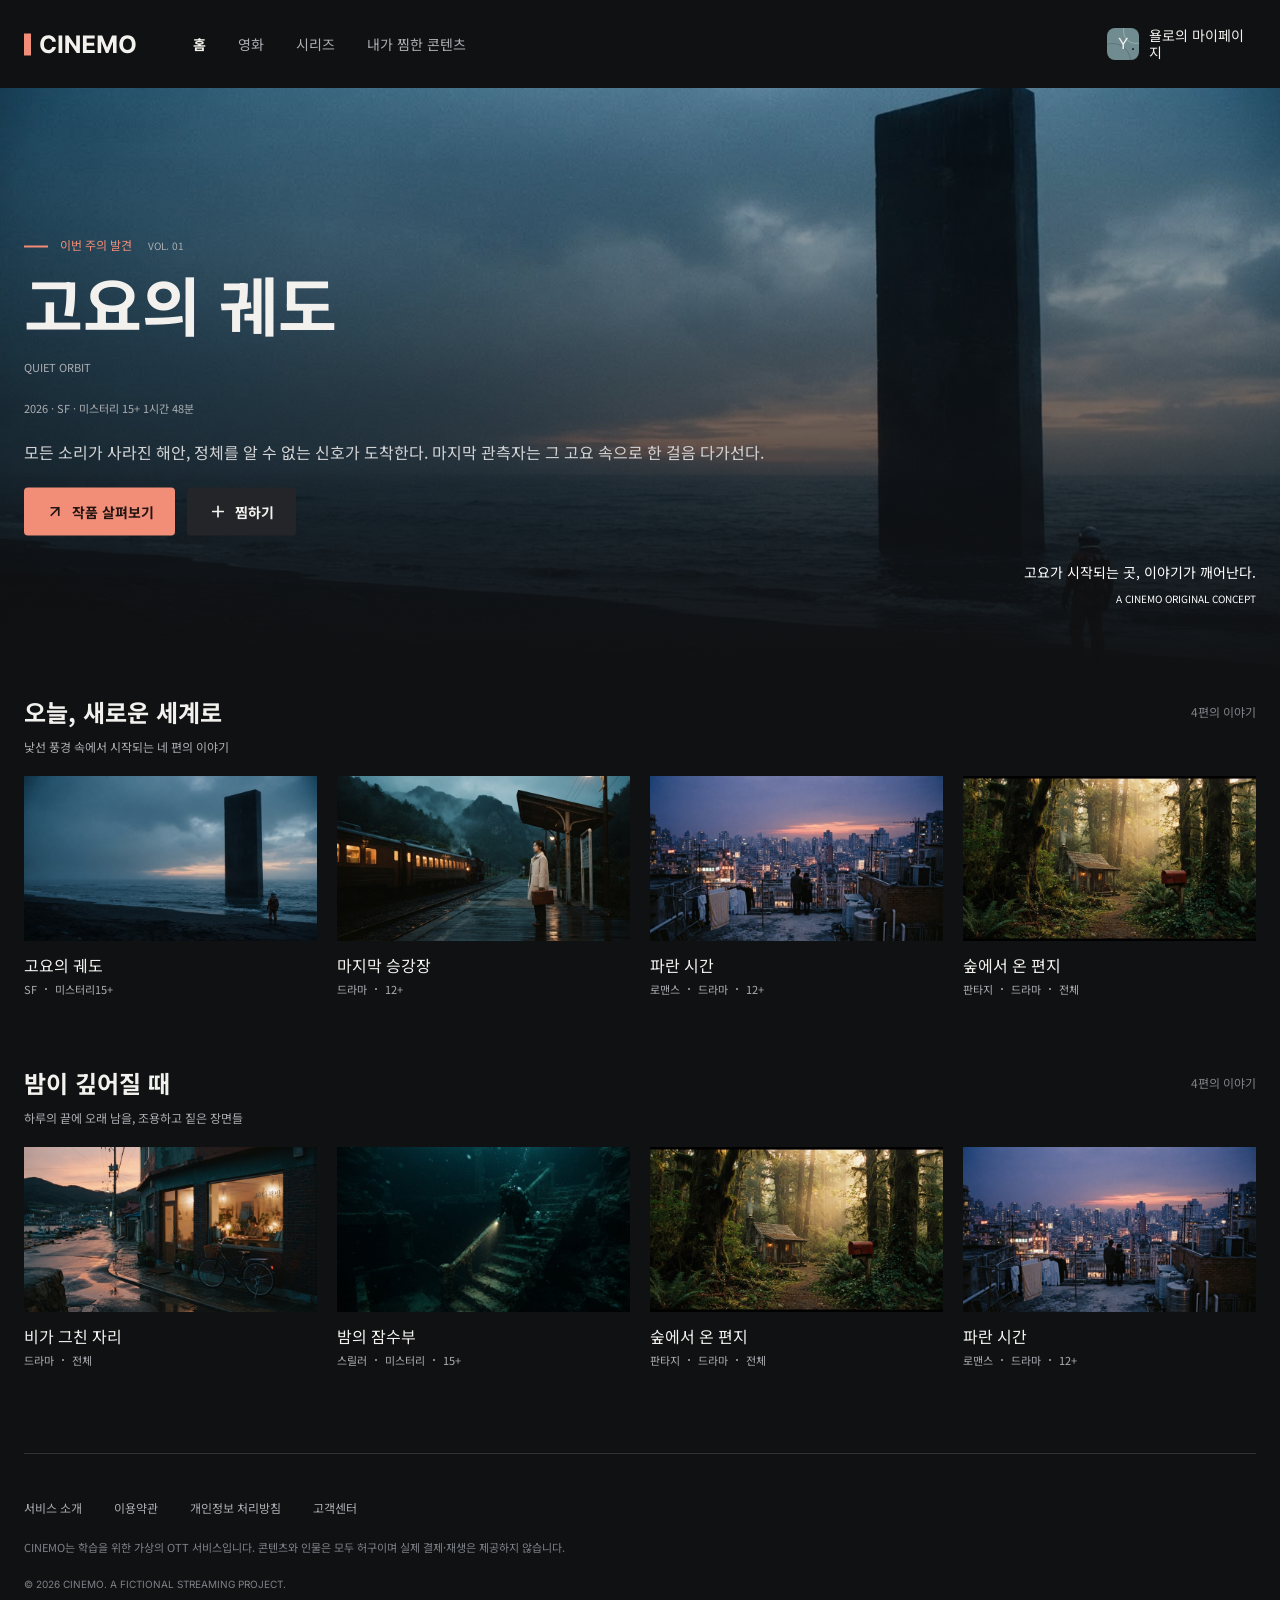
<file: index.html>
<!doctype html>
<html lang="ko">
  <head>
    <meta charset="UTF-8" />
    <meta name="viewport" content="width=device-width, initial-scale=1.0" />

    <link rel="stylesheet" href="./styles/reset.css" />
    <link rel="stylesheet" href="./styles/style.css" />

    <link rel="preconnect" href="https://fonts.googleapis.com" />
    <link rel="preconnect" href="https://fonts.gstatic.com" crossorigin />
    <!-- 영문 : Inter -->
    <link
      href="https://fonts.googleapis.com/css2?family=Inter:wght@400;500;600;700&display=swap"
      rel="stylesheet"
    />

    <!-- 한국어 : Noto Sans KR -->
    <link
      href="https://fonts.googleapis.com/css2?family=Noto+Sans+KR:wght@400;500;600;700&display=swap"
      rel="stylesheet"
    />
    <title>cinemo</title>
  </head>

  <body>
    <!--공통 헤더 -->
    <header class="index_header">
      <div class="index_header_desktop">
        <h1>
          <!--데스크톱 로고-->
          <div class="cinemo-box_pc">
            <a href="./index.html" alt="CINEMO 로고">
              <svg
                width="113"
                height="29"
                viewBox="0 0 113 29"
                fill="none"
                xmlns="http://www.w3.org/2000/svg"
              >
                <g clip-path="url(#clip0_2_7494)">
                  <rect y="3.5" width="7" height="22" fill="#F28D77" />
                  <path
                    d="M31.9176 11.6562H28.1847C28.1165 11.1733 27.9773 10.7443 27.767 10.3693C27.5568 9.98864 27.2869 9.66477 26.9574 9.39773C26.6278 9.13068 26.2472 8.92614 25.8153 8.78409C25.3892 8.64205 24.9261 8.57102 24.4261 8.57102C23.5227 8.57102 22.7358 8.79545 22.0653 9.24432C21.3949 9.6875 20.875 10.3352 20.5057 11.1875C20.1364 12.0341 19.9517 13.0625 19.9517 14.2727C19.9517 15.517 20.1364 16.5625 20.5057 17.4091C20.8807 18.2557 21.4034 18.8949 22.0739 19.3267C22.7443 19.7585 23.5199 19.9744 24.4006 19.9744C24.8949 19.9744 25.3523 19.9091 25.7727 19.7784C26.1989 19.6477 26.5767 19.4574 26.9062 19.2074C27.2358 18.9517 27.5085 18.642 27.7244 18.2784C27.946 17.9148 28.0994 17.5 28.1847 17.0341L31.9176 17.0511C31.821 17.8523 31.5795 18.625 31.1932 19.3693C30.8125 20.108 30.2983 20.7699 29.6506 21.3551C29.0085 21.9347 28.2415 22.3949 27.3494 22.7358C26.4631 23.071 25.4602 23.2386 24.3409 23.2386C22.7841 23.2386 21.392 22.8864 20.1648 22.1818C18.9432 21.4773 17.9773 20.4574 17.267 19.1222C16.5625 17.7869 16.2102 16.1705 16.2102 14.2727C16.2102 12.3693 16.5682 10.75 17.2841 9.41477C18 8.07955 18.9716 7.0625 20.1989 6.36364C21.4261 5.65909 22.8068 5.30682 24.3409 5.30682C25.3523 5.30682 26.2898 5.44886 27.1534 5.73295C28.0227 6.01705 28.7926 6.43182 29.4631 6.97727C30.1335 7.51704 30.679 8.17898 31.0994 8.96307C31.5256 9.74716 31.7983 10.6449 31.9176 11.6562ZM38.2543 5.54545V23H34.5639V5.54545H38.2543ZM55.8899 5.54545V23H52.7024L45.1087 12.0142H44.9808V23H41.2905V5.54545H44.5291L52.0632 16.5227H52.2166V5.54545H55.8899ZM58.9389 23V5.54545H70.7003V8.58807H62.6293V12.7472H70.0952V15.7898H62.6293V19.9574H70.7344V23H58.9389ZM73.6342 5.54545H78.1854L82.9922 17.2727H83.1967L88.0035 5.54545H92.5547V23H88.9751V11.6392H88.8303L84.3132 22.9148H81.8757L77.3587 11.5966H77.2138V23H73.6342V5.54545ZM111.635 14.2727C111.635 16.1761 111.274 17.7955 110.553 19.1307C109.837 20.4659 108.859 21.4858 107.621 22.1903C106.388 22.8892 105.001 23.2386 103.462 23.2386C101.911 23.2386 100.518 22.8864 99.2855 22.1818C98.0526 21.4773 97.0781 20.4574 96.3622 19.1222C95.6463 17.7869 95.2884 16.1705 95.2884 14.2727C95.2884 12.3693 95.6463 10.75 96.3622 9.41477C97.0781 8.07955 98.0526 7.0625 99.2855 6.36364C100.518 5.65909 101.911 5.30682 103.462 5.30682C105.001 5.30682 106.388 5.65909 107.621 6.36364C108.859 7.0625 109.837 8.07955 110.553 9.41477C111.274 10.75 111.635 12.3693 111.635 14.2727ZM107.893 14.2727C107.893 13.0398 107.709 12 107.339 11.1534C106.976 10.3068 106.462 9.66477 105.797 9.22727C105.132 8.78977 104.354 8.57102 103.462 8.57102C102.57 8.57102 101.791 8.78977 101.126 9.22727C100.462 9.66477 99.9446 10.3068 99.5753 11.1534C99.2116 12 99.0298 13.0398 99.0298 14.2727C99.0298 15.5057 99.2116 16.5455 99.5753 17.392C99.9446 18.2386 100.462 18.8807 101.126 19.3182C101.791 19.7557 102.57 19.9744 103.462 19.9744C104.354 19.9744 105.132 19.7557 105.797 19.3182C106.462 18.8807 106.976 18.2386 107.339 17.392C107.709 16.5455 107.893 15.5057 107.893 14.2727Z"
                    fill="#F3F1ED"
                  />
                </g>
                <defs>
                  <clipPath id="clip0_2_7494">
                    <rect width="113" height="29" fill="white" />
                  </clipPath>
                </defs>
              </svg>
            </a>
          </div>
          <!--모바일 로고-->
          <div class="cinemo-box_mobile">
            <a href="./index.html" alt="CINEMO 로고">
              <svg
                width="93"
                height="23"
                viewBox="0 0 113 29"
                fill="none"
                xmlns="http://www.w3.org/2000/svg"
              >
                <g clip-path="url(#clip0_2_7494)">
                  <rect y="3.5" width="7" height="22" fill="#F28D77" />
                  <path
                    d="M31.9176 11.6562H28.1847C28.1165 11.1733 27.9773 10.7443 27.767 10.3693C27.5568 9.98864 27.2869 9.66477 26.9574 9.39773C26.6278 9.13068 26.2472 8.92614 25.8153 8.78409C25.3892 8.64205 24.9261 8.57102 24.4261 8.57102C23.5227 8.57102 22.7358 8.79545 22.0653 9.24432C21.3949 9.6875 20.875 10.3352 20.5057 11.1875C20.1364 12.0341 19.9517 13.0625 19.9517 14.2727C19.9517 15.517 20.1364 16.5625 20.5057 17.4091C20.8807 18.2557 21.4034 18.8949 22.0739 19.3267C22.7443 19.7585 23.5199 19.9744 24.4006 19.9744C24.8949 19.9744 25.3523 19.9091 25.7727 19.7784C26.1989 19.6477 26.5767 19.4574 26.9062 19.2074C27.2358 18.9517 27.5085 18.642 27.7244 18.2784C27.946 17.9148 28.0994 17.5 28.1847 17.0341L31.9176 17.0511C31.821 17.8523 31.5795 18.625 31.1932 19.3693C30.8125 20.108 30.2983 20.7699 29.6506 21.3551C29.0085 21.9347 28.2415 22.3949 27.3494 22.7358C26.4631 23.071 25.4602 23.2386 24.3409 23.2386C22.7841 23.2386 21.392 22.8864 20.1648 22.1818C18.9432 21.4773 17.9773 20.4574 17.267 19.1222C16.5625 17.7869 16.2102 16.1705 16.2102 14.2727C16.2102 12.3693 16.5682 10.75 17.2841 9.41477C18 8.07955 18.9716 7.0625 20.1989 6.36364C21.4261 5.65909 22.8068 5.30682 24.3409 5.30682C25.3523 5.30682 26.2898 5.44886 27.1534 5.73295C28.0227 6.01705 28.7926 6.43182 29.4631 6.97727C30.1335 7.51704 30.679 8.17898 31.0994 8.96307C31.5256 9.74716 31.7983 10.6449 31.9176 11.6562ZM38.2543 5.54545V23H34.5639V5.54545H38.2543ZM55.8899 5.54545V23H52.7024L45.1087 12.0142H44.9808V23H41.2905V5.54545H44.5291L52.0632 16.5227H52.2166V5.54545H55.8899ZM58.9389 23V5.54545H70.7003V8.58807H62.6293V12.7472H70.0952V15.7898H62.6293V19.9574H70.7344V23H58.9389ZM73.6342 5.54545H78.1854L82.9922 17.2727H83.1967L88.0035 5.54545H92.5547V23H88.9751V11.6392H88.8303L84.3132 22.9148H81.8757L77.3587 11.5966H77.2138V23H73.6342V5.54545ZM111.635 14.2727C111.635 16.1761 111.274 17.7955 110.553 19.1307C109.837 20.4659 108.859 21.4858 107.621 22.1903C106.388 22.8892 105.001 23.2386 103.462 23.2386C101.911 23.2386 100.518 22.8864 99.2855 22.1818C98.0526 21.4773 97.0781 20.4574 96.3622 19.1222C95.6463 17.7869 95.2884 16.1705 95.2884 14.2727C95.2884 12.3693 95.6463 10.75 96.3622 9.41477C97.0781 8.07955 98.0526 7.0625 99.2855 6.36364C100.518 5.65909 101.911 5.30682 103.462 5.30682C105.001 5.30682 106.388 5.65909 107.621 6.36364C108.859 7.0625 109.837 8.07955 110.553 9.41477C111.274 10.75 111.635 12.3693 111.635 14.2727ZM107.893 14.2727C107.893 13.0398 107.709 12 107.339 11.1534C106.976 10.3068 106.462 9.66477 105.797 9.22727C105.132 8.78977 104.354 8.57102 103.462 8.57102C102.57 8.57102 101.791 8.78977 101.126 9.22727C100.462 9.66477 99.9446 10.3068 99.5753 11.1534C99.2116 12 99.0298 13.0398 99.0298 14.2727C99.0298 15.5057 99.2116 16.5455 99.5753 17.392C99.9446 18.2386 100.462 18.8807 101.126 19.3182C101.791 19.7557 102.57 19.9744 103.462 19.9744C104.354 19.9744 105.132 19.7557 105.797 19.3182C106.462 18.8807 106.976 18.2386 107.339 17.392C107.709 16.5455 107.893 15.5057 107.893 14.2727Z"
                    fill="#F3F1ED"
                  />
                </g>
                <defs>
                  <clipPath id="clip0_2_7494">
                    <rect width="113" height="29" fill="white" />
                  </clipPath>
                </defs>
              </svg>
            </a>
          </div>
        </h1>
        <section class="header_nav_desktop">
          <nav>
            <ul class="header_nav_d_li">
              <li>
                <a
                  class="nav_home"
                  href="./index.html"
                  style="color: #f3f1ed; font-weight: 700"
                  >홈</a
                >
              </li>
              <li><a class="nav_movie" href="#">영화</a></li>
              <li><a class="nav_series" href="#">시리즈</a></li>
              <li>
                <a class="nav_mypick" href="#">내가 찜한 콘텐츠</a>
              </li>
            </ul>
          </nav>
        </section>
        <section class="header_profile_container">
          <a class="main_profile_image" href="./mypage.html">
            <div class="header-profile">
              <div class="header-profile-name">
                <span class="initial_y">Y</span>
                <span class="header-profile-dot"></span>
              </div>
            </div>
          </a>
          <a class="user_my_page" href="./mypage.html">욜로의 마이페이지</a>
        </section>
      </div>
      <!-- 모바일용 네비게이션 -->
      <div class="index_header_mobile">
        <nav>
          <ul class="header_nav_m_li">
            <li>
              <a
                class="nav_home_mobile"
                href="index.html"
                style="color: #f3f1ed; font-weight: 700"
                >홈</a
              >
            </li>
            <li><a class="nav_movie_mobile" href="#">영화</a></li>
            <li><a class="nav_series_mobile" href="#">시리즈</a></li>
            <li><a class="nav_mypick_mobile" href="#">내가 찜한 콘텐츠</a></li>
          </ul>
        </nav>
      </div>
    </header>

    <main>
      <!-- 히어로 섹션 -->
      <section class="index_main_1">
        <div class="hero_image">
          <img src="imgs/quiet-orbit.png" alt="고요의 궤도 이미지" />
        </div>
        <div class="hero_box">
          <div class="hero_text">
            <div class="hero_top">
              <span class="hero_top_1-1">이번 주의 발견</span>
              <span class="hero_top_1-2">VOL. 01</span>
            </div>

            <div class="hero_title">
              <p class="hero_title_1-1">고요의 궤도</p>
              <p class="hero_title_1-2">QUIET ORBIT</p>
            </div>

            <div class="hero_info">
              <span>2026 · SF · 미스터리</span>
              <span>15+</span>
              <span>1시간 48분</span>
            </div>

            <div class="hero_desc">
              모든 소리가 사라진 해안, 정체를 알 수 없는 신호가 도착한다. 마지막
              관측자는 그 고요 속으로 한 걸음 다가선다.
            </div>

            <div class="hero_action">
              <button class="hero_btn_more">
                <svg
                  width="18"
                  height="18"
                  viewBox="0 0 18 18"
                  fill="none"
                  xmlns="http://www.w3.org/2000/svg"
                >
                  <path
                    d="M12.7494 12.7494V5.2506H5.25061M12.7494 5.2506L5.25061 12.7494"
                    stroke-width="1.7"
                    stroke-linecap="round"
                    stroke="#241512"
                  />
                </svg>
                작품 살펴보기
              </button>
              <button class="hero_btn_wish">
                <svg
                  width="18"
                  height="18"
                  viewBox="0 0 18 18"
                  fill="none"
                  xmlns="http://www.w3.org/2000/svg"
                >
                  <path
                    d="M3.74939 9H8.99999M8.99999 9H14.2506M8.99999 9V3.7494M8.99999 9V14.2506"
                    stroke-width="1.7"
                    stroke-linecap="round"
                    stroke="#F3F1ED"
                  />
                </svg>
                찜하기
              </button>
            </div>
          </div>

          <div class="hero_right_text">
            <p class="hero_right_text_1">
              고요가 시작되는 곳, 이야기가 깨어난다.
            </p>
            <p class="hero_right_text_2">A CINEMO ORIGINAL CONCEPT</p>
          </div>
        </div>
      </section>

      <!-- 메인 페이지-Browse collections -->
      <section class="movie-container">
        <!-- 첫 번째 무비 리스트 -->
        <div class="movie-section-1">
          <div class="section-header">
            <div class="section-heading">
              <h3 class="section-title">오늘, 새로운 세계로</h3>
              <p class="section-count">4편의 이야기</p>
            </div>

            <p class="section-description">
              낯선 풍경 속에서 시작되는 네 편의 이야기
            </p>
          </div>

          <div class="movie-list-li">
            <ul class="movie-card">
              <li>
                <img src="./imgs/quiet-orbit.png" alt="고요의 궤도 이미지" />
              </li>
              <li class="movie-title">고요의 궤도</li>
              <li class="movie-info">
                <span class="movie-info-dot">SF</span>
                <span>미스터리</span>
                <span>15+</span>
              </li>
            </ul>

            <div class="movie-card">
              <img src="./imgs/last-platform.png" alt="마지막 승강장 이미지" />
              <p class="movie-title">마지막 승강장</p>
              <p class="movie-info">
                <span class="movie-info-dot">드라마</span>
                <span>12+</span>
              </p>
            </div>

            <div class="movie-card">
              <img src="./imgs/blue-hour.png" alt="파란 시간 이미지" />
              <p class="movie-title">파란 시간</p>
              <p class="movie-info">
                <span class="movie-info-dot">로맨스</span>
                <span class="movie-info-dot">드라마</span>
                <span>12+</span>
              </p>
            </div>

            <div class="movie-card">
              <img src="./imgs/forest-letter.png" alt="숲에서 온 편지 이미지" />
              <p class="movie-title">숲에서 온 편지</p>
              <p class="movie-info">
                <span class="movie-info-dot">판타지</span>
                <span class="movie-info-dot">드라마</span>
                <span>전체</span>
              </p>
            </div>
          </div>
        </div>

        <!-- 두 번째 무비 리스트 -->
        <div class="movie-section-2">
          <div class="section-header">
            <div class="section-heading">
              <h3 class="section-title">밤이 깊어질 때</h3>
              <p class="section-count">4편의 이야기</p>
            </div>

            <p class="section-description">
              하루의 끝에 오래 남을, 조용하고 짙은 장면들
            </p>
          </div>

          <div class="movie-list-li">
            <div class="movie-card">
              <img src="./imgs/after-rain.png" alt="비가 그친 자리 이미지" />
              <p class="movie-title">비가 그친 자리</p>
              <p class="movie-info">
                <span class="movie-info-dot">드라마</span>
                <span>전체</span>
              </p>
            </div>

            <div class="movie-card">
              <img src="./imgs/night-diver.png" alt="밤의 잠수부 이미지" />
              <p class="movie-title">밤의 잠수부</p>
              <p class="movie-info">
                <span class="movie-info-dot">스릴러</span>
                <span class="movie-info-dot">미스터리</span>
                <span>15+</span>
              </p>
            </div>

            <div class="movie-card">
              <img src="./imgs/forest-letter.png" alt="숲에서 온 편지 이미지" />
              <p class="movie-title">숲에서 온 편지</p>
              <p class="movie-info">
                <span class="movie-info-dot">판타지</span>
                <span class="movie-info-dot">드라마</span>
                <span>전체</span>
              </p>
            </div>

            <div class="movie-card">
              <img src="./imgs/blue-hour.png" alt="파란 시간 이미지" />
              <p class="movie-title">파란 시간</p>
              <p class="movie-info">
                <span class="movie-info-dot">로맨스</span>
                <span class="movie-info-dot">드라마</span>
                <span>12+</span>
              </p>
            </div>
          </div>
        </div>
      </section>
    </main>

    <!-- Footer -->
    <footer>
      <section class="footer-section">
        <nav class="footer-menu">
          <ul>
            <li><a href="#">서비스 소개</a></li>
            <li><a href="#">이용약관</a></li>
            <li><a href="#">개인정보 처리방침</a></li>
            <li><a href="#">고객센터</a></li>
          </ul>
        </nav>

        <div class="footer-info">
          <p>CINEMO는 학습을 위한 가상의 OTT 서비스입니다.</p>
          <p>
            콘텐츠와 인물은 모두 허구이며 실제 결제·재생은 제공하지 않습니다.
          </p>
        </div>

        <div class="footer-copyright">
          © 2026 CINEMO. A FICTIONAL STREAMING PROJECT.
        </div>
      </section>
    </footer>
  </body>
</html>
</file>
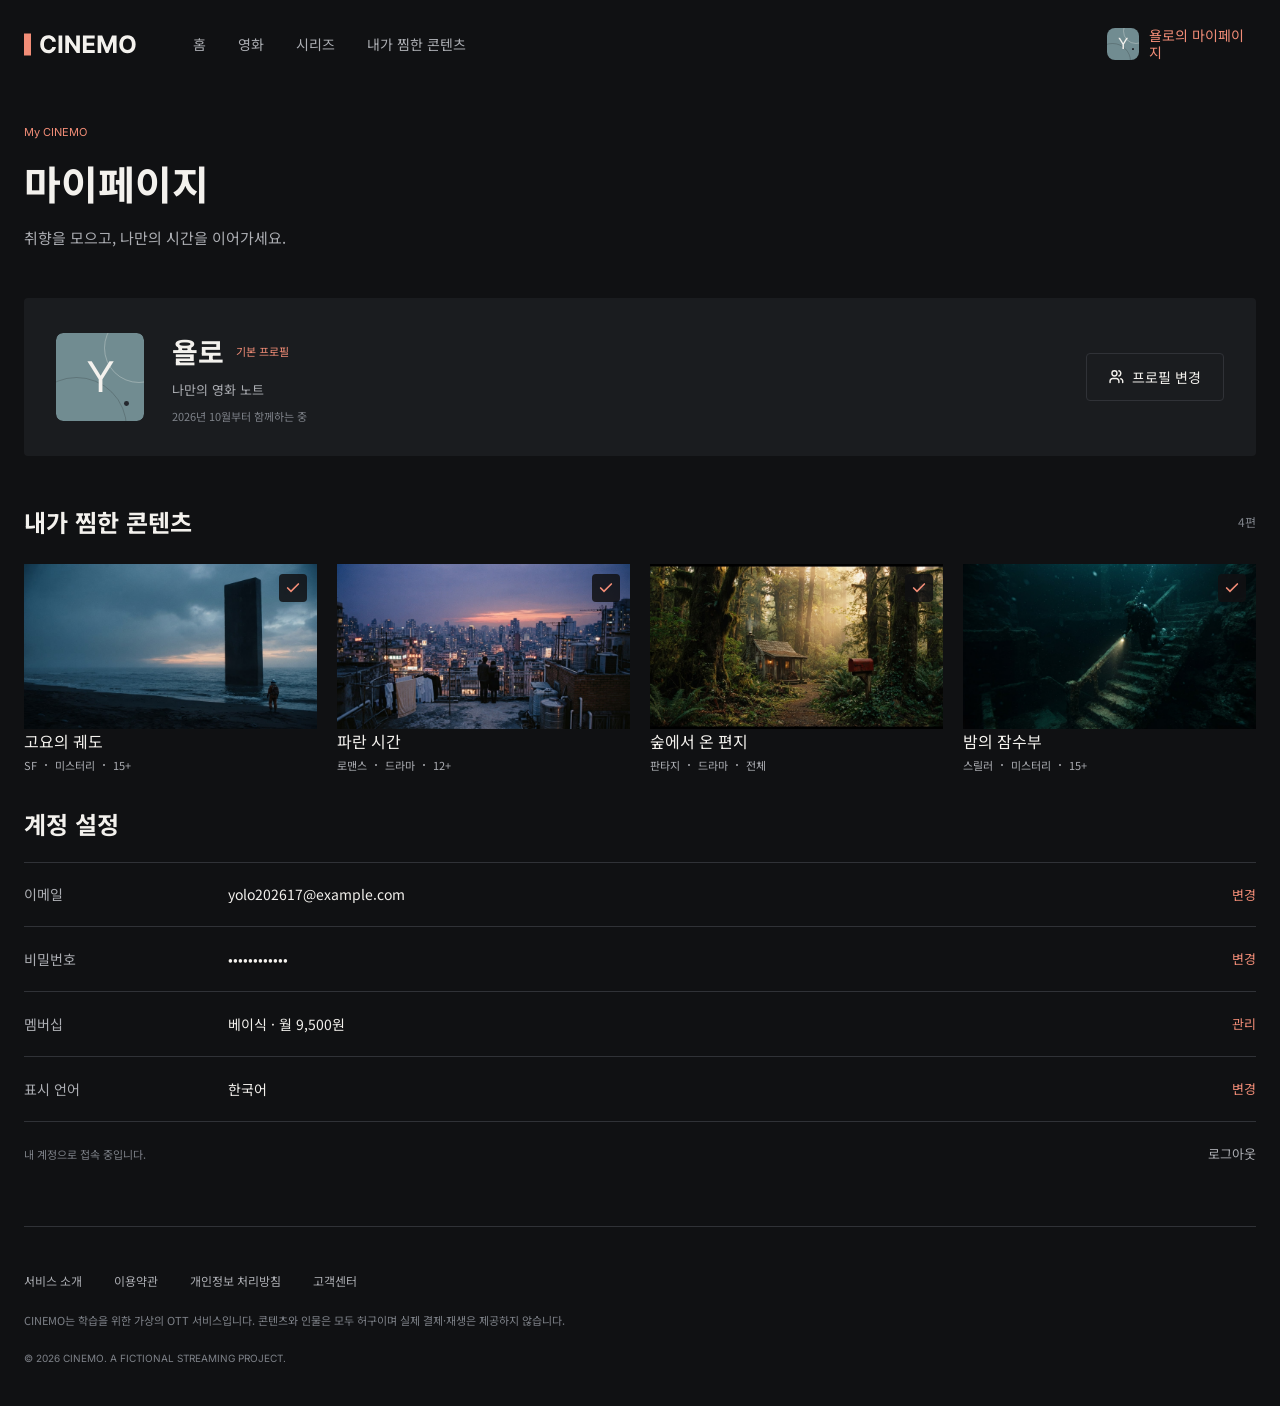
<file: mypage.html>
<!doctype html>
<html lang="ko">
  <head>
    <meta charset="UTF-8" />
    <meta name="viewport" content="width=device-width, initial-scale=1.0" />
    <link rel="stylesheet" href="styles/reset.css" />
    <link rel="stylesheet" href="styles/style.css" />
    <link rel="preconnect" href="https://fonts.googleapis.com" />
    <link rel="preconnect" href="https://fonts.gstatic.com" crossorigin />
    <link
      href="https://fonts.googleapis.com/css2?family=Inter:wght@400;500;600;700&family=Noto+Sans+KR:wght@400;500;600;700&display=swap"
      rel="stylesheet"
    />
    <title>cinemo - my page</title>
  </head>
  <body>
    <!--공통 헤더 -->
    <header class="index_header">
      <div class="index_header_desktop">
        <h1>
          <!--데스크톱 로고-->
          <div class="cinemo-box_pc">
            <a href="./index.html" alt="CINEMO 로고">
              <svg
                width="113"
                height="29"
                viewBox="0 0 113 29"
                fill="none"
                xmlns="http://www.w3.org/2000/svg"
              >
                <g clip-path="url(#clip0_2_7494)">
                  <rect y="3.5" width="7" height="22" fill="#F28D77" />
                  <path
                    d="M31.9176 11.6562H28.1847C28.1165 11.1733 27.9773 10.7443 27.767 10.3693C27.5568 9.98864 27.2869 9.66477 26.9574 9.39773C26.6278 9.13068 26.2472 8.92614 25.8153 8.78409C25.3892 8.64205 24.9261 8.57102 24.4261 8.57102C23.5227 8.57102 22.7358 8.79545 22.0653 9.24432C21.3949 9.6875 20.875 10.3352 20.5057 11.1875C20.1364 12.0341 19.9517 13.0625 19.9517 14.2727C19.9517 15.517 20.1364 16.5625 20.5057 17.4091C20.8807 18.2557 21.4034 18.8949 22.0739 19.3267C22.7443 19.7585 23.5199 19.9744 24.4006 19.9744C24.8949 19.9744 25.3523 19.9091 25.7727 19.7784C26.1989 19.6477 26.5767 19.4574 26.9062 19.2074C27.2358 18.9517 27.5085 18.642 27.7244 18.2784C27.946 17.9148 28.0994 17.5 28.1847 17.0341L31.9176 17.0511C31.821 17.8523 31.5795 18.625 31.1932 19.3693C30.8125 20.108 30.2983 20.7699 29.6506 21.3551C29.0085 21.9347 28.2415 22.3949 27.3494 22.7358C26.4631 23.071 25.4602 23.2386 24.3409 23.2386C22.7841 23.2386 21.392 22.8864 20.1648 22.1818C18.9432 21.4773 17.9773 20.4574 17.267 19.1222C16.5625 17.7869 16.2102 16.1705 16.2102 14.2727C16.2102 12.3693 16.5682 10.75 17.2841 9.41477C18 8.07955 18.9716 7.0625 20.1989 6.36364C21.4261 5.65909 22.8068 5.30682 24.3409 5.30682C25.3523 5.30682 26.2898 5.44886 27.1534 5.73295C28.0227 6.01705 28.7926 6.43182 29.4631 6.97727C30.1335 7.51704 30.679 8.17898 31.0994 8.96307C31.5256 9.74716 31.7983 10.6449 31.9176 11.6562ZM38.2543 5.54545V23H34.5639V5.54545H38.2543ZM55.8899 5.54545V23H52.7024L45.1087 12.0142H44.9808V23H41.2905V5.54545H44.5291L52.0632 16.5227H52.2166V5.54545H55.8899ZM58.9389 23V5.54545H70.7003V8.58807H62.6293V12.7472H70.0952V15.7898H62.6293V19.9574H70.7344V23H58.9389ZM73.6342 5.54545H78.1854L82.9922 17.2727H83.1967L88.0035 5.54545H92.5547V23H88.9751V11.6392H88.8303L84.3132 22.9148H81.8757L77.3587 11.5966H77.2138V23H73.6342V5.54545ZM111.635 14.2727C111.635 16.1761 111.274 17.7955 110.553 19.1307C109.837 20.4659 108.859 21.4858 107.621 22.1903C106.388 22.8892 105.001 23.2386 103.462 23.2386C101.911 23.2386 100.518 22.8864 99.2855 22.1818C98.0526 21.4773 97.0781 20.4574 96.3622 19.1222C95.6463 17.7869 95.2884 16.1705 95.2884 14.2727C95.2884 12.3693 95.6463 10.75 96.3622 9.41477C97.0781 8.07955 98.0526 7.0625 99.2855 6.36364C100.518 5.65909 101.911 5.30682 103.462 5.30682C105.001 5.30682 106.388 5.65909 107.621 6.36364C108.859 7.0625 109.837 8.07955 110.553 9.41477C111.274 10.75 111.635 12.3693 111.635 14.2727ZM107.893 14.2727C107.893 13.0398 107.709 12 107.339 11.1534C106.976 10.3068 106.462 9.66477 105.797 9.22727C105.132 8.78977 104.354 8.57102 103.462 8.57102C102.57 8.57102 101.791 8.78977 101.126 9.22727C100.462 9.66477 99.9446 10.3068 99.5753 11.1534C99.2116 12 99.0298 13.0398 99.0298 14.2727C99.0298 15.5057 99.2116 16.5455 99.5753 17.392C99.9446 18.2386 100.462 18.8807 101.126 19.3182C101.791 19.7557 102.57 19.9744 103.462 19.9744C104.354 19.9744 105.132 19.7557 105.797 19.3182C106.462 18.8807 106.976 18.2386 107.339 17.392C107.709 16.5455 107.893 15.5057 107.893 14.2727Z"
                    fill="#F3F1ED"
                  />
                </g>
                <defs>
                  <clipPath id="clip0_2_7494">
                    <rect width="113" height="29" fill="white" />
                  </clipPath>
                </defs>
              </svg>
            </a>
          </div>
          <!--모바일 로고-->
          <div class="cinemo-box_mobile">
            <a href="./index.html" alt="CINEMO 로고">
              <svg
                width="93"
                height="23"
                viewBox="0 0 113 29"
                fill="none"
                xmlns="http://www.w3.org/2000/svg"
              >
                <g clip-path="url(#clip0_2_7494)">
                  <rect y="3.5" width="7" height="22" fill="#F28D77" />
                  <path
                    d="M31.9176 11.6562H28.1847C28.1165 11.1733 27.9773 10.7443 27.767 10.3693C27.5568 9.98864 27.2869 9.66477 26.9574 9.39773C26.6278 9.13068 26.2472 8.92614 25.8153 8.78409C25.3892 8.64205 24.9261 8.57102 24.4261 8.57102C23.5227 8.57102 22.7358 8.79545 22.0653 9.24432C21.3949 9.6875 20.875 10.3352 20.5057 11.1875C20.1364 12.0341 19.9517 13.0625 19.9517 14.2727C19.9517 15.517 20.1364 16.5625 20.5057 17.4091C20.8807 18.2557 21.4034 18.8949 22.0739 19.3267C22.7443 19.7585 23.5199 19.9744 24.4006 19.9744C24.8949 19.9744 25.3523 19.9091 25.7727 19.7784C26.1989 19.6477 26.5767 19.4574 26.9062 19.2074C27.2358 18.9517 27.5085 18.642 27.7244 18.2784C27.946 17.9148 28.0994 17.5 28.1847 17.0341L31.9176 17.0511C31.821 17.8523 31.5795 18.625 31.1932 19.3693C30.8125 20.108 30.2983 20.7699 29.6506 21.3551C29.0085 21.9347 28.2415 22.3949 27.3494 22.7358C26.4631 23.071 25.4602 23.2386 24.3409 23.2386C22.7841 23.2386 21.392 22.8864 20.1648 22.1818C18.9432 21.4773 17.9773 20.4574 17.267 19.1222C16.5625 17.7869 16.2102 16.1705 16.2102 14.2727C16.2102 12.3693 16.5682 10.75 17.2841 9.41477C18 8.07955 18.9716 7.0625 20.1989 6.36364C21.4261 5.65909 22.8068 5.30682 24.3409 5.30682C25.3523 5.30682 26.2898 5.44886 27.1534 5.73295C28.0227 6.01705 28.7926 6.43182 29.4631 6.97727C30.1335 7.51704 30.679 8.17898 31.0994 8.96307C31.5256 9.74716 31.7983 10.6449 31.9176 11.6562ZM38.2543 5.54545V23H34.5639V5.54545H38.2543ZM55.8899 5.54545V23H52.7024L45.1087 12.0142H44.9808V23H41.2905V5.54545H44.5291L52.0632 16.5227H52.2166V5.54545H55.8899ZM58.9389 23V5.54545H70.7003V8.58807H62.6293V12.7472H70.0952V15.7898H62.6293V19.9574H70.7344V23H58.9389ZM73.6342 5.54545H78.1854L82.9922 17.2727H83.1967L88.0035 5.54545H92.5547V23H88.9751V11.6392H88.8303L84.3132 22.9148H81.8757L77.3587 11.5966H77.2138V23H73.6342V5.54545ZM111.635 14.2727C111.635 16.1761 111.274 17.7955 110.553 19.1307C109.837 20.4659 108.859 21.4858 107.621 22.1903C106.388 22.8892 105.001 23.2386 103.462 23.2386C101.911 23.2386 100.518 22.8864 99.2855 22.1818C98.0526 21.4773 97.0781 20.4574 96.3622 19.1222C95.6463 17.7869 95.2884 16.1705 95.2884 14.2727C95.2884 12.3693 95.6463 10.75 96.3622 9.41477C97.0781 8.07955 98.0526 7.0625 99.2855 6.36364C100.518 5.65909 101.911 5.30682 103.462 5.30682C105.001 5.30682 106.388 5.65909 107.621 6.36364C108.859 7.0625 109.837 8.07955 110.553 9.41477C111.274 10.75 111.635 12.3693 111.635 14.2727ZM107.893 14.2727C107.893 13.0398 107.709 12 107.339 11.1534C106.976 10.3068 106.462 9.66477 105.797 9.22727C105.132 8.78977 104.354 8.57102 103.462 8.57102C102.57 8.57102 101.791 8.78977 101.126 9.22727C100.462 9.66477 99.9446 10.3068 99.5753 11.1534C99.2116 12 99.0298 13.0398 99.0298 14.2727C99.0298 15.5057 99.2116 16.5455 99.5753 17.392C99.9446 18.2386 100.462 18.8807 101.126 19.3182C101.791 19.7557 102.57 19.9744 103.462 19.9744C104.354 19.9744 105.132 19.7557 105.797 19.3182C106.462 18.8807 106.976 18.2386 107.339 17.392C107.709 16.5455 107.893 15.5057 107.893 14.2727Z"
                    fill="#F3F1ED"
                  />
                </g>
                <defs>
                  <clipPath id="clip0_2_7494">
                    <rect width="113" height="29" fill="white" />
                  </clipPath>
                </defs>
              </svg>
            </a>
          </div>
        </h1>
        <section class="header_nav_desktop">
          <nav>
            <ul class="header_nav_d_li">
              <li>
                <a class="nav_home" href="./index.html">홈</a>
              </li>
              <li><a class="nav_movie" href="#">영화</a></li>
              <li><a class="nav_series" href="#">시리즈</a></li>
              <li>
                <a href="#">내가 찜한 콘텐츠</a>
              </li>
            </ul>
          </nav>
        </section>
        <section class="header_profile_container">
          <a class="main_profile_image" href="./mypage.html">
            <div class="header-profile">
              <div class="header-profile-name">
                <span class="initial_y">Y</span>
                <span class="header-profile-dot"></span>
              </div>
            </div>
          </a>
          <a class="user_my_page" href="./mypage.html" style="color: #f28d77"
            >욜로의 마이페이지</a
          >
        </section>
      </div>
      <!-- 모바일용 네비게이션 -->
      <div class="index_header_mobile">
        <nav>
          <ul class="header_nav_m_li">
            <li>
              <a class="nav_home_mobile" href="index.html">홈</a>
            </li>
            <li><a class="nav_movie_mobile" href="#">영화</a></li>
            <li><a class="nav_series_mobile" href="#">시리즈</a></li>
            <li><a class="nav_mypick_mobile" href="#">내가 찜한 콘텐츠</a></li>
          </ul>
        </nav>
      </div>
    </header>

    <main>
      <section class="main-container">
        <div class="my-page">
          <!-- 마이페이지 타이틀-->
          <div class="title">
            <div class="label">My CINEMO</div>
            <h2 class="page">마이페이지</h2>
            <div class="description">
              취향을 모으고, 나만의 시간을 이어가세요.
            </div>
          </div>

          <!-- 내 계정  -->
          <div class="profile">
            <div class="my-profile">
              <div class="my-profile-icon">
                <div class="profile-name">
                  <span class="profile-letter">Y</span>
                  <span class="profile-dot"></span>
                </div>
              </div>

              <div class="profile-card">
                <div class="name">
                  <p class="my-name">욜로</p>
                  <p class="badge">기본 프로필</p>
                </div>

                <p class="message">나만의 영화 노트</p>
                <p class="date-ing">2026년 10월부터 함께하는 중</p>
              </div>
            </div>

            <div class="btn-change">
              <div class="date">2026. 10 가입</div>
              <button type="button">
                <img src="./icon/profile-change.svg" alt="프로필 변경 아이콘" />
                <a href="./profile.html">프로필 변경</a>
              </button>
            </div>
          </div>

          <!-- 내가 찜한 콘텐츠 -->
          <div class="my-picks">
            <div class="my-picks-header">
              <h3 class="my-picks-title">내가 찜한 콘텐츠</h3>
              <span class="my-picks-count">4편</span>
            </div>

            <div class="my-picks-list-li">
              <ul class="my-picks-card">
                <li class="my-picks-image">
                  <img src="./imgs/quiet-orbit.png" alt="고요의 궤도 이미지" />

                  <input type="checkbox" id="check-quiet-orbit" checked />

                  <label for="check-quiet-orbit" class="check">
                    <svg
                      width="28"
                      height="28"
                      viewBox="0 0 28 28"
                      fill="none"
                      xmlns="http://www.w3.org/2000/svg"
                    >
                      <rect
                        width="28"
                        height="28"
                        rx="4"
                        fill="#101113"
                        fill-opacity="0.85098"
                      />
                      <path
                        d="M19.3328 10L12.0002 17.3328L8.66721 13.9997"
                        stroke-width="1.7"
                        stroke-linecap="round"
                        stroke="#F28D77"
                      />
                    </svg>
                  </label>
                </li>
                <li class="movie-title">고요의 궤도</li>
                <li class="movie-info">
                  <p class="movie-info-dot">SF</p>
                  <p class="movie-info-dot">미스터리</p>
                  <p>15+</p>
                </li>
              </ul>

              <ul class="my-picks-card">
                <li class="my-picks-image">
                  <img src="./imgs/blue-hour.png" alt="파란 시간 이미지" />
                  <input type="checkbox" id="check-blue-hour" checked />

                  <label for="check-blue-hour" class="check">
                    <svg
                      width="28"
                      height="28"
                      viewBox="0 0 28 28"
                      fill="none"
                      xmlns="http://www.w3.org/2000/svg"
                    >
                      <rect
                        width="28"
                        height="28"
                        rx="4"
                        fill="#101113"
                        fill-opacity="0.85098"
                      />
                      <path
                        d="M19.3328 10L12.0002 17.3328L8.66721 13.9997"
                        stroke-width="1.7"
                        stroke-linecap="round"
                        stroke="#F28D77"
                      />
                    </svg>
                  </label>
                </li>
                <li class="movie-title">파란 시간</li>
                <li class="movie-info">
                  <p class="movie-info-dot">로맨스</p>
                  <p class="movie-info-dot">드라마</p>
                  <p>12+</p>
                </li>
              </ul>

              <ul class="my-picks-card">
                <li class="my-picks-image">
                  <img
                    src="./imgs/forest-letter.png"
                    alt="숲에서 온 편지 이미지"
                  />
                  <input type="checkbox" id="check-forest-post" checked />

                  <label for="check-forest-post" class="check">
                    <svg
                      width="28"
                      height="28"
                      viewBox="0 0 28 28"
                      fill="none"
                      xmlns="http://www.w3.org/2000/svg"
                    >
                      <rect
                        width="28"
                        height="28"
                        rx="4"
                        fill="#101113"
                        fill-opacity="0.85098"
                      />
                      <path
                        d="M19.3328 10L12.0002 17.3328L8.66721 13.9997"
                        stroke-width="1.7"
                        stroke-linecap="round"
                        stroke="#F28D77"
                      />
                    </svg>
                  </label>
                </li>
                <li class="movie-title">숲에서 온 편지</li>
                <li class="movie-info">
                  <p class="movie-info-dot">판타지</p>
                  <p class="movie-info-dot">드라마</p>
                  <p>전체</p>
                </li>
              </ul>

              <ul class="my-picks-card">
                <li class="my-picks-image">
                  <img src="./imgs/night-diver.png" alt="밤의 잠수부 이미지" />
                  <input type="checkbox" id="check-night-diver" checked />

                  <label for="check-night-diver" class="check">
                    <svg
                      width="28"
                      height="28"
                      viewBox="0 0 28 28"
                      fill="none"
                      xmlns="http://www.w3.org/2000/svg"
                    >
                      <rect
                        width="28"
                        height="28"
                        rx="4"
                        fill="#101113"
                        fill-opacity="0.85098"
                      />
                      <path
                        d="M19.3328 10L12.0002 17.3328L8.66721 13.9997"
                        stroke-width="1.7"
                        stroke-linecap="round"
                        stroke="#F28D77"
                      />
                    </svg>
                  </label>
                </li>
                <li class="movie-title">밤의 잠수부</li>
                <li class="movie-info">
                  <p class="movie-info-dot">스릴러</p>
                  <p class="movie-info-dot">미스터리</p>
                  <p>15+</p>
                </li>
              </ul>
            </div>
          </div>
        </div>
      </section>

      <!-- 계정 설정 섹션 -->
      <section class="account_settings_section">
        <div class="account_settings_desktop">
          <h3 class="account_settings_h3">계정 설정</h3>
          <ul class="account_settings_li">
            <li class="first_list">
              <p class="setting_label">이메일</p>
              <p class="setting_value">yolo202617@example.com</p>
              <a class="setting_btn" href="#">변경</a>
            </li>
            <li class="second_list">
              <p class="setting_label">비밀번호</p>
              <p class="setting_value">••••••••••••</p>
              <a class="setting_btn" href="#">변경</a>
            </li>
            <li class="third_list">
              <p class="setting_label">멤버십</p>
              <p class="setting_value">베이식 · 월 9,500원</p>
              <a class="setting_btn" href="#">관리</a>
            </li>
            <li class="fourth_list">
              <p class="setting_label">표시 언어</p>
              <p class="setting_value">한국어</p>
              <a class="setting_btn" href="#">변경</a>
            </li>
          </ul>
          <div class="account_status">
            <p class="status_note">내 계정으로 접속 중입니다.</p>
            <a class="logout_button" href="./profile.html">로그아웃</a>
          </div>
        </div>
        <div class="account_settings_mobile">
          <h3 class="account_settings_h3">계정 설정</h3>
          <ul class="account_settings_li">
            <li class="first_list">
              <div class="setting_details">
                <p class="setting_label">이메일</p>
                <p class="setting_value">yolo202617@example.com</p>
              </div>
              <a class="setting_btn" href="#">변경</a>
            </li>
            <li class="second_list">
              <div class="setting_details">
                <p class="setting_label">비밀번호</p>
                <p class="setting_value">••••••••••••</p>
              </div>
              <a class="setting_btn" href="#">변경</a>
            </li>
            <li class="third_list">
              <div class="setting_details">
                <p class="setting_label">멤버십</p>
                <p class="setting_value">베이식 · 월 9,500원</p>
              </div>
              <a class="setting_btn" href="#">관리</a>
            </li>
            <li class="fourth_list">
              <div class="setting_details">
                <p class="setting_label">표시 언어</p>
                <p class="setting_value">한국어</p>
              </div>
              <a class="setting_btn" href="#">변경</a>
            </li>
          </ul>
          <div class="account_status">
            <p class="status_note">내 계정으로 접속 중입니다.</p>
            <a class="logout_button" href="#">로그아웃</a>
          </div>
        </div>
      </section>
    </main>

    <!-- Footer -->
    <footer>
      <section class="footer-section">
        <nav class="footer-menu">
          <ul>
            <li><a href="#">서비스 소개</a></li>
            <li><a href="#">이용약관</a></li>
            <li><a href="#">개인정보 처리방침</a></li>
            <li><a href="#">고객센터</a></li>
          </ul>
        </nav>

        <div class="footer-info">
          <p>CINEMO는 학습을 위한 가상의 OTT 서비스입니다.</p>
          <p>
            콘텐츠와 인물은 모두 허구이며 실제 결제·재생은 제공하지 않습니다.
          </p>
        </div>

        <div class="footer-copyright">
          © 2026 CINEMO. A FICTIONAL STREAMING PROJECT.
        </div>
      </section>
    </footer>
  </body>
</html>
</file>
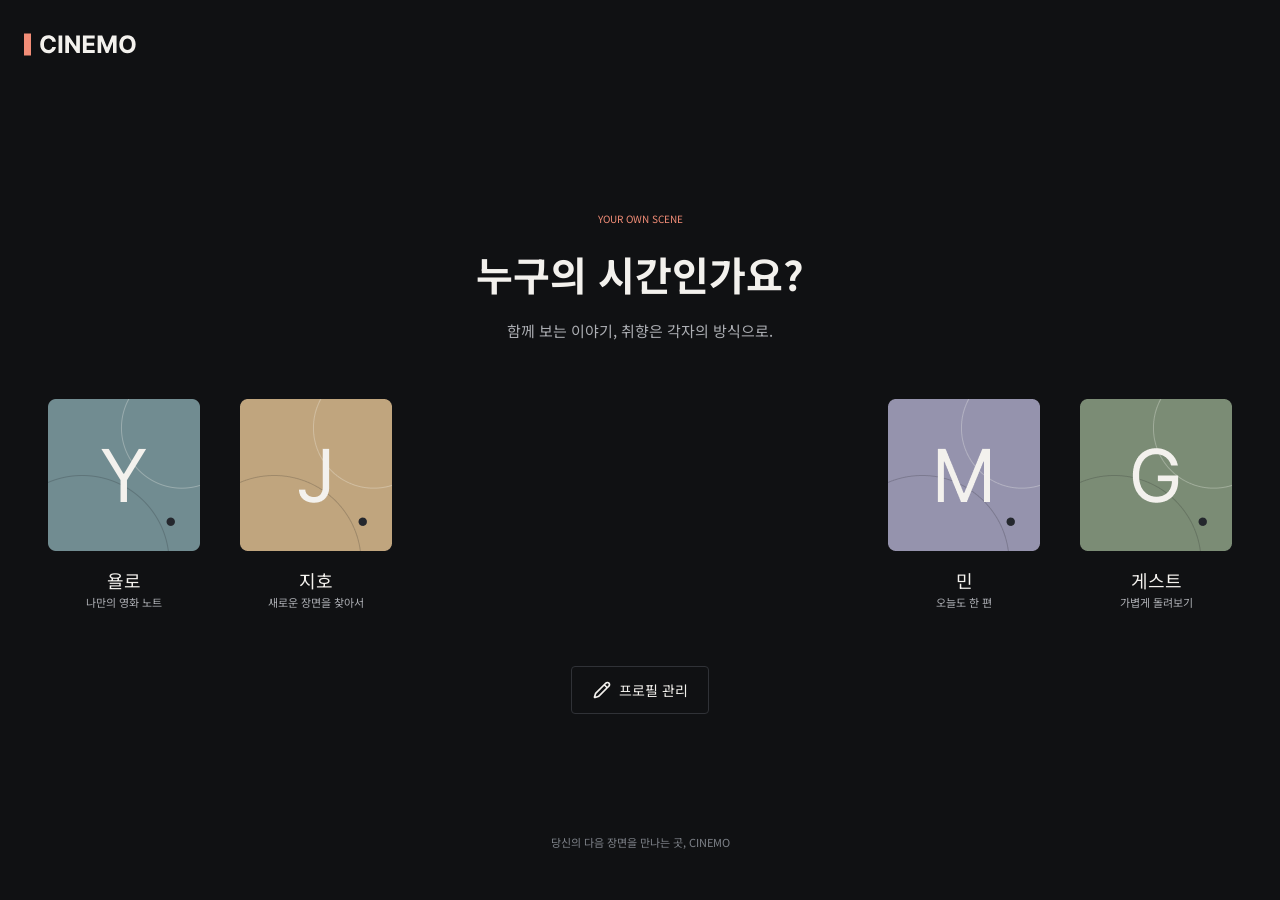
<file: profile.html>
<!doctype html>
<html lang="ko">
  <head>
    <meta charset="UTF-8" />
    <meta name="viewport" content="width=device-width, initial-scale=1.0" />
    <link rel="stylesheet" href="./styles/reset.css" />
    <link rel="stylesheet" href="./styles/style.css" />
    <link rel="preconnect" href="https://fonts.googleapis.com" />
    <link rel="preconnect" href="https://fonts.gstatic.com" crossorigin />
    <link
      href="https://fonts.googleapis.com/css2?family=Inter:wght@400;500;600;700&family=Noto+Sans+KR:wght@400;500;600;700&display=swap"
      rel="stylesheet"
    />
    <title>cinemo - profile</title>
  </head>
  <body>
    <header class="profile_header">
      <div class="brand-and-navigation">
        <div class="cinemo-logo-area-pc" alt="CINEMO 로고">
          <a href="./index.html" alt="CINEMO 로고">
            <svg
              width="113"
              height="29"
              viewBox="0 0 113 29"
              fill="none"
              xmlns="http://www.w3.org/2000/svg"
            >
              <g clip-path="url(#clip0_2_7494)">
                <rect y="3.5" width="7" height="22" fill="#F28D77" />
                <path
                  d="M31.9176 11.6562H28.1847C28.1165 11.1733 27.9773 10.7443 27.767 10.3693C27.5568 9.98864 27.2869 9.66477 26.9574 9.39773C26.6278 9.13068 26.2472 8.92614 25.8153 8.78409C25.3892 8.64205 24.9261 8.57102 24.4261 8.57102C23.5227 8.57102 22.7358 8.79545 22.0653 9.24432C21.3949 9.6875 20.875 10.3352 20.5057 11.1875C20.1364 12.0341 19.9517 13.0625 19.9517 14.2727C19.9517 15.517 20.1364 16.5625 20.5057 17.4091C20.8807 18.2557 21.4034 18.8949 22.0739 19.3267C22.7443 19.7585 23.5199 19.9744 24.4006 19.9744C24.8949 19.9744 25.3523 19.9091 25.7727 19.7784C26.1989 19.6477 26.5767 19.4574 26.9062 19.2074C27.2358 18.9517 27.5085 18.642 27.7244 18.2784C27.946 17.9148 28.0994 17.5 28.1847 17.0341L31.9176 17.0511C31.821 17.8523 31.5795 18.625 31.1932 19.3693C30.8125 20.108 30.2983 20.7699 29.6506 21.3551C29.0085 21.9347 28.2415 22.3949 27.3494 22.7358C26.4631 23.071 25.4602 23.2386 24.3409 23.2386C22.7841 23.2386 21.392 22.8864 20.1648 22.1818C18.9432 21.4773 17.9773 20.4574 17.267 19.1222C16.5625 17.7869 16.2102 16.1705 16.2102 14.2727C16.2102 12.3693 16.5682 10.75 17.2841 9.41477C18 8.07955 18.9716 7.0625 20.1989 6.36364C21.4261 5.65909 22.8068 5.30682 24.3409 5.30682C25.3523 5.30682 26.2898 5.44886 27.1534 5.73295C28.0227 6.01705 28.7926 6.43182 29.4631 6.97727C30.1335 7.51704 30.679 8.17898 31.0994 8.96307C31.5256 9.74716 31.7983 10.6449 31.9176 11.6562ZM38.2543 5.54545V23H34.5639V5.54545H38.2543ZM55.8899 5.54545V23H52.7024L45.1087 12.0142H44.9808V23H41.2905V5.54545H44.5291L52.0632 16.5227H52.2166V5.54545H55.8899ZM58.9389 23V5.54545H70.7003V8.58807H62.6293V12.7472H70.0952V15.7898H62.6293V19.9574H70.7344V23H58.9389ZM73.6342 5.54545H78.1854L82.9922 17.2727H83.1967L88.0035 5.54545H92.5547V23H88.9751V11.6392H88.8303L84.3132 22.9148H81.8757L77.3587 11.5966H77.2138V23H73.6342V5.54545ZM111.635 14.2727C111.635 16.1761 111.274 17.7955 110.553 19.1307C109.837 20.4659 108.859 21.4858 107.621 22.1903C106.388 22.8892 105.001 23.2386 103.462 23.2386C101.911 23.2386 100.518 22.8864 99.2855 22.1818C98.0526 21.4773 97.0781 20.4574 96.3622 19.1222C95.6463 17.7869 95.2884 16.1705 95.2884 14.2727C95.2884 12.3693 95.6463 10.75 96.3622 9.41477C97.0781 8.07955 98.0526 7.0625 99.2855 6.36364C100.518 5.65909 101.911 5.30682 103.462 5.30682C105.001 5.30682 106.388 5.65909 107.621 6.36364C108.859 7.0625 109.837 8.07955 110.553 9.41477C111.274 10.75 111.635 12.3693 111.635 14.2727ZM107.893 14.2727C107.893 13.0398 107.709 12 107.339 11.1534C106.976 10.3068 106.462 9.66477 105.797 9.22727C105.132 8.78977 104.354 8.57102 103.462 8.57102C102.57 8.57102 101.791 8.78977 101.126 9.22727C100.462 9.66477 99.9446 10.3068 99.5753 11.1534C99.2116 12 99.0298 13.0398 99.0298 14.2727C99.0298 15.5057 99.2116 16.5455 99.5753 17.392C99.9446 18.2386 100.462 18.8807 101.126 19.3182C101.791 19.7557 102.57 19.9744 103.462 19.9744C104.354 19.9744 105.132 19.7557 105.797 19.3182C106.462 18.8807 106.976 18.2386 107.339 17.392C107.709 16.5455 107.893 15.5057 107.893 14.2727Z"
                  fill="#F3F1ED"
                />
              </g>
              <defs>
                <clipPath id="clip0_2_7494">
                  <rect width="113" height="29" fill="white" />
                </clipPath>
              </defs>
            </svg>
          </a>
        </div>
        <div class="cinemo-logo-area-mobile" alt="CINEMO 로고">
          <a href="./index.html" alt="CINEMO 로고">
            <svg
              width="93"
              height="23"
              viewBox="0 0 113 29"
              fill="none"
              xmlns="http://www.w3.org/2000/svg"
            >
              <g clip-path="url(#clip0_2_7494)">
                <rect y="3.5" width="7" height="22" fill="#F28D77" />
                <path
                  d="M31.9176 11.6562H28.1847C28.1165 11.1733 27.9773 10.7443 27.767 10.3693C27.5568 9.98864 27.2869 9.66477 26.9574 9.39773C26.6278 9.13068 26.2472 8.92614 25.8153 8.78409C25.3892 8.64205 24.9261 8.57102 24.4261 8.57102C23.5227 8.57102 22.7358 8.79545 22.0653 9.24432C21.3949 9.6875 20.875 10.3352 20.5057 11.1875C20.1364 12.0341 19.9517 13.0625 19.9517 14.2727C19.9517 15.517 20.1364 16.5625 20.5057 17.4091C20.8807 18.2557 21.4034 18.8949 22.0739 19.3267C22.7443 19.7585 23.5199 19.9744 24.4006 19.9744C24.8949 19.9744 25.3523 19.9091 25.7727 19.7784C26.1989 19.6477 26.5767 19.4574 26.9062 19.2074C27.2358 18.9517 27.5085 18.642 27.7244 18.2784C27.946 17.9148 28.0994 17.5 28.1847 17.0341L31.9176 17.0511C31.821 17.8523 31.5795 18.625 31.1932 19.3693C30.8125 20.108 30.2983 20.7699 29.6506 21.3551C29.0085 21.9347 28.2415 22.3949 27.3494 22.7358C26.4631 23.071 25.4602 23.2386 24.3409 23.2386C22.7841 23.2386 21.392 22.8864 20.1648 22.1818C18.9432 21.4773 17.9773 20.4574 17.267 19.1222C16.5625 17.7869 16.2102 16.1705 16.2102 14.2727C16.2102 12.3693 16.5682 10.75 17.2841 9.41477C18 8.07955 18.9716 7.0625 20.1989 6.36364C21.4261 5.65909 22.8068 5.30682 24.3409 5.30682C25.3523 5.30682 26.2898 5.44886 27.1534 5.73295C28.0227 6.01705 28.7926 6.43182 29.4631 6.97727C30.1335 7.51704 30.679 8.17898 31.0994 8.96307C31.5256 9.74716 31.7983 10.6449 31.9176 11.6562ZM38.2543 5.54545V23H34.5639V5.54545H38.2543ZM55.8899 5.54545V23H52.7024L45.1087 12.0142H44.9808V23H41.2905V5.54545H44.5291L52.0632 16.5227H52.2166V5.54545H55.8899ZM58.9389 23V5.54545H70.7003V8.58807H62.6293V12.7472H70.0952V15.7898H62.6293V19.9574H70.7344V23H58.9389ZM73.6342 5.54545H78.1854L82.9922 17.2727H83.1967L88.0035 5.54545H92.5547V23H88.9751V11.6392H88.8303L84.3132 22.9148H81.8757L77.3587 11.5966H77.2138V23H73.6342V5.54545ZM111.635 14.2727C111.635 16.1761 111.274 17.7955 110.553 19.1307C109.837 20.4659 108.859 21.4858 107.621 22.1903C106.388 22.8892 105.001 23.2386 103.462 23.2386C101.911 23.2386 100.518 22.8864 99.2855 22.1818C98.0526 21.4773 97.0781 20.4574 96.3622 19.1222C95.6463 17.7869 95.2884 16.1705 95.2884 14.2727C95.2884 12.3693 95.6463 10.75 96.3622 9.41477C97.0781 8.07955 98.0526 7.0625 99.2855 6.36364C100.518 5.65909 101.911 5.30682 103.462 5.30682C105.001 5.30682 106.388 5.65909 107.621 6.36364C108.859 7.0625 109.837 8.07955 110.553 9.41477C111.274 10.75 111.635 12.3693 111.635 14.2727ZM107.893 14.2727C107.893 13.0398 107.709 12 107.339 11.1534C106.976 10.3068 106.462 9.66477 105.797 9.22727C105.132 8.78977 104.354 8.57102 103.462 8.57102C102.57 8.57102 101.791 8.78977 101.126 9.22727C100.462 9.66477 99.9446 10.3068 99.5753 11.1534C99.2116 12 99.0298 13.0398 99.0298 14.2727C99.0298 15.5057 99.2116 16.5455 99.5753 17.392C99.9446 18.2386 100.462 18.8807 101.126 19.3182C101.791 19.7557 102.57 19.9744 103.462 19.9744C104.354 19.9744 105.132 19.7557 105.797 19.3182C106.462 18.8807 106.976 18.2386 107.339 17.392C107.709 16.5455 107.893 15.5057 107.893 14.2727Z"
                  fill="#F3F1ED"
                />
              </g>
              <defs>
                <clipPath id="clip0_2_7494">
                  <rect width="113" height="29" fill="white" />
                </clipPath>
              </defs>
            </svg>
          </a>
        </div>
      </div>
    </header>
    <main class="profile_main">
      <div class="profile_text">
        <span class="profile_text_1">YOUR OWN SCENE</span>
        <h4 class="profile_text_2">누구의 시간인가요?</h4>
        <p class="profile_text_3">함께 보는 이야기, 취향은 각자의 방식으로.</p>
      </div>
      <div class="profile_sec">
        <div class="user_profile_line">
          <div class="user_profile">
            <a href="./index.html">
              <div class="user_profile_photo">
                <img src="./imgs/Avatar_Y.png" alt="욜로 프로필 사진" />
              </div>
              <div class="user_profile_info">
                <div class="user_profile_username">욜로</div>
                <div class="user_profile_about">나만의 영화 노트</div>
              </div>
            </a>
          </div>
          <div class="user_profile">
            <a href="./index.html">
              <div class="user_profile_photo">
                <img src="./imgs/Avatar_J.png" alt="지호 프로필 사진" />
              </div>
              <div class="user_profile_info">
                <div class="user_profile_username">지호</div>
                <div class="user_profile_about">새로운 장면을 찾아서</div>
              </div>
            </a>
          </div>
        </div>
        <div class="user_profile_line">
          <div class="user_profile">
            <a href="./index.html">
              <div class="user_profile_photo">
                <img src="./imgs/Avatar_M.png" alt="민 프로필 사진" />
              </div>
              <div class="user_profile_info">
                <div class="user_profile_username">민</div>
                <div class="user_profile_about">오늘도 한 편</div>
              </div>
            </a>
          </div>
          <div class="user_profile">
            <a href="./index.html">
              <div class="user_profile_photo">
                <img src="./imgs/Avatar_G.png" alt="게스트 프로필 사진" />
              </div>
              <div class="user_profile_info">
                <div class="user_profile_username">게스트</div>
                <div class="user_profile_about">가볍게 돌려보기</div>
              </div>
            </a>
          </div>
        </div>
      </div>
      <a class="profile_btn_a">
        <button class="profile_btn">
          <img src="./icon/pencil.svg" alt="" />
          프로필 관리
        </button>
      </a>
    </main>
    <footer class="profile_footer">당신의 다음 장면을 만나는 곳, CINEMO</footer>
  </body>
</html>
</file>
<file: styles/style.css>
/* 공통 */
body {
  font-family: "Inter", sans-serif;
  font-family: "Noto Sans KR", sans-serif;
  margin: 0;
  background-color: #101113;
}

a {
  text-decoration: none;
}

/* 공통 헤더*/
.index_header_desktop {
  display: flex;
  flex-direction: row;
  justify-content: space-between;
  align-items: center;
  background-color: #101113;
  width: calc(100% - 48px);
  max-width: 1312px;
  margin: 0 auto;
  height: 88px;
  overflow: hidden;
  gap: 56px;
}

.cinemo-box_mobile {
  display: none;
}

.header_nav_desktop {
  display: flex;
  flex-direction: row;
  align-items: center;
  flex: 1;
  min-width: 0;
  overflow: hidden;
}

.header_nav_desktop nav {
  min-width: 0;
  overflow: hidden;
}

.header_nav_d_li {
  display: flex;
  flex-direction: row;
  justify-content: space-between;
  align-items: center;
  gap: 32px;
  font-size: 14px;
  font-weight: 400;
  color: #acaeb3;
  white-space: nowrap;
  width: max-content;
  height: 17px;
  line-height: 17px;
}

.header_profile_container {
  display: flex;
  flex-direction: row;
  justify-content: space-between;
  align-items: center;
  gap: 10px;
  flex-shrink: 0;
}

.main_profile_image {
  position: relative;
  width: 32px;
  height: 32px;
  flex-shrink: 0;
}

.header-profile {
  width: 32px;
  height: 32px;
  border-radius: 8px;
  flex-shrink: 0;
  position: relative;
  display: flex;
  justify-content: center;
  align-items: center;
  overflow: hidden;
}

.header-profile-name {
  width: 100%;
  height: 100%;
  border-radius: 8%;
  background-color: #718c91;
  display: flex;
  align-items: center;
  justify-content: center;

  font-family: "Inter", sans-serif;
  font-size: 15.36px;
  line-height: auto;
  color: #f3f1ed;
}

/* 흰색 원형 무늬 */
.header-profile-name::before {
  content: "";
  position: absolute;
  width: 25.6px;
  height: 25.6px;
  top: -10px;
  right: -10px;

  border: 1px solid #f3f1ed;
  opacity: 31.37%;
  border-radius: 50%;
  z-index: 0;
}

/* 검은색 원형 무늬 */
.header-profile-name::after {
  content: "";
  position: absolute;
  width: 36.8px;
  height: 36.8px;
  left: -13px;
  bottom: -20px;

  border: 1px solid #101113;
  opacity: 18.82%;
  border-radius: 50%;
  z-index: 0;
}

.initial_y {
  position: relative;
  z-index: 1;
}

.header-profile-dot {
  width: 1.76px;
  height: 1.76px;
  background-color: #24272d;
  border-radius: 50%;

  position: absolute;
  right: 5px;
  bottom: 10px;
}

.user_my_page {
  color: #f3f1ed;
  font-size: 14px;
  font-weight: 400;
  width: 107px;
  align-self: center;
  line-height: 17px;
}

.index_header_mobile {
  display: none;
}

@media screen and (max-width: 768px) {
  .cinemo-box_pc {
    display: none;
  }

  .cinemo-box_mobile {
    display: flex;
  }

  .header_nav_desktop {
    display: none;
  }

  .user_my_page {
    display: none;
  }

  .index_header_mobile {
    display: flex;
    background-color: #101113;
    width: calc(100% - 32px);
    margin: 0 auto;
  }

  .index_header_desktop {
    height: 72px;
    display: flex;
    flex-direction: row;
    align-items: center;
    width: calc(100% - 32px);
    margin: 0 auto;
  }

  .user_avatar {
    width: 32px;
    height: 32px;
  }

  .header_nav_m_li {
    color: #acaeb3;
    font-size: 13px;
    font-weight: 400;
    background-color: #101113;
    display: flex;
    flex-direction: row;
    align-items: center;
    gap: 24px;
    height: 48px;
    box-sizing: border-box;
    width: calc(100%-32px);
  }
}

/* 메인 페이지-Featured film */
.index_main_1 {
  height: 590px;
  width: 100%;
  position: relative;
}

.hero_image {
  position: absolute;
  top: 0;
  left: 0;
  width: 100%;
  height: 100%;
  overflow: hidden;
}

.hero_image img {
  display: block;
  width: 100%;
  height: 100%;
  object-fit: cover;
  object-position: center;
}

.hero_image::after {
  content: "";
  position: absolute;
  inset: 0;
  background: linear-gradient(to top, #101113 0%, transparent 100%);
  pointer-events: none;
}

.hero_box {
  padding-top: 104px;
  padding-bottom: 72px;
  position: absolute;
  display: flex;
  gap: 47px;
  height: 100%;
  width: calc(100% - 48px);
  max-width: 1312px;
  top: 50%;
  left: 50%;
  transform: translate(-50%, -50%);
  z-index: 1;
  flex-direction: column;
  justify-content: space-between;
}

.hero_top span:first-child::before {
  content: "";
  display: inline-block;
  width: 24px;
  height: 2px;
  background-color: #f28c78;
  margin-right: 12px;
  vertical-align: middle;
}

.hero_top_1-1 {
  font-size: 12px;
  color: #f28d77;
  margin-right: 12px;
}

.hero_top_1-2 {
  font-size: 10px;
  color: #acaeb3;
}

.hero_title_1-1 {
  font-size: 64px;
  color: #f3f1ed;
  font-weight: bold;
  margin-top: 0;
  margin-bottom: 8px;
}

.hero_title_1-2 {
  margin-top: 0;
  margin-bottom: 24px;
  font-size: 11px;
  color: #acaeb3;
}

.hero_info {
  font-size: 11px;
  color: #acaeb3;
  margin-bottom: 24px;
}

.hero_desc {
  font-size: 16px;
  color: #d2d3d5;
  margin-bottom: 24px;
  width: 100%;
}

.hero_right_text {
  position: absolute;
  bottom: 72px;
  color: white;
  z-index: 1;
  text-align: right;
  right: 0;
}

.hero_right_text_1 {
  font-size: 14px;
  margin-top: 0;
  margin-bottom: 8px;
}

.hero_right_text_2 {
  font-size: 10px;
  margin-top: 0;
  margin-bottom: 0;
}

.hero_text {
  width: 100%;
  position: absolute;
  top: 50%;
  transform: translateY(-50%);
  color: white;
  z-index: 1;
}

.hero_action {
  display: flex;
  align-items: center;
  gap: 12px;
}

.hero_btn_more {
  width: 151px;
  height: 48px;
  padding: 0;
  background-color: #f28d77;
  color: #241512;
  border: none;
  border-radius: 4px;
  font-size: 14px;
  font-weight: bold;
  cursor: pointer;
  display: flex;
  justify-content: center;
  align-items: center;
  gap: 8px;
  box-sizing: border-box;
  white-space: nowrap;
}

.hero_btn_more img {
  display: block;
  width: 18px;
  height: 18px;
  flex-shrink: 0;
}

.hero_btn_wish {
  width: 109px;
  height: 48px;
  padding: 0;
  background-color: #232529;
  color: #f3f1ed;
  border: none;
  border-radius: 4px;
  font-size: 14px;
  font-weight: bold;
  cursor: pointer;
  display: flex;
  justify-content: center;
  align-items: center;
  gap: 8px;
  box-sizing: border-box;
  white-space: nowrap;
}

.hero_btn_wish img {
  display: block;
  width: 18px;
  height: 18px;
  flex-shrink: 0;
}

@media (max-width: 768px) {
  .index_main_1 {
    height: 573px;
  }

  .hero_box {
    width: calc(100% - 32px);
  }

  .hero_image {
    height: 50%;
  }

  .hero_text {
    width: auto;
    top: 65%;
  }

  .hero_right_text {
    display: none;
  }

  .hero_title_1-1 {
    font-size: 40px;
  }

  .hero_desc {
    font-size: 14px;
  }
}

/* 메인 페이지-Browse collections */
.movie-container {
  max-width: 1312px;
  width: calc(100% - 48px);
  margin: 0 auto;
}

.movie-section-1 {
  box-sizing: border-box;
  width: 100%;
  background-color: #101113;
  justify-content: flex-start;
  margin: 16px 0 48px 0;
}

.movie-section-2 {
  box-sizing: border-box;
  width: 100%;
  background-color: #101113;
  justify-content: flex-start;
  margin-bottom: 64px;
}

.section-header {
  display: flex;
  flex-direction: column;
  align-items: flex-start;
  gap: 8px;
}

.section-heading {
  display: flex;
  width: 100%;
  justify-content: space-between;
  align-items: center;
}

.section-title {
  font-family: "Noto Sans KR", sans-serif;
  font-size: 24px;
  font-weight: 700;
  margin: 0;
  color: #f3f1ed;
  white-space: nowrap;
}

.section-count {
  font-family: "Noto Sans KR", sans-serif;
  font-size: 12px;
  margin: 0;
  color: #7e8289;
  white-space: nowrap;
}

.section-description {
  font-family: "Noto Sans KR", sans-serif;
  font-size: 12px;
  margin: 0;
  color: #acaeb3;
  white-space: nowrap;
}

.movie-list-li {
  display: grid;
  grid-template-columns: repeat(4, 1fr);
  padding: 20px 0;
  gap: 20px;
  justify-content: flex-start;
  align-items: center;
}

.movie-card {
  display: flex;
  flex-direction: column;
}

.movie-card img {
  width: 100%;
  padding-bottom: 12px;
}

.movie-title {
  font-family: "Noto Sans KR", sans-serif;
  font-size: 16px;
  color: #f3f1ed;
  margin: 0;
  padding-bottom: 4px;
  white-space: nowrap;
}

.movie-info {
  display: flex;
  align-items: center;
  font-family: "Noto Sans KR", sans-serif;
  font-size: 11px;
  color: #acaeb3;
  margin: 0;
  white-space: nowrap;
}

.movie-info-dot::after {
  display: inline-block;
  width: 2px;
  height: 2px;
  border-radius: 50px;
  margin: 0 8px 4px;
  background-color: #acaeb3;
  content: "";
}

/* 메인 페이지-Browse collections 반응형 */
@media (max-width: 768px) {
  .movie-container {
    width: calc(100% - 32px);
    margin: 0 auto;
  }

  .movie-section-1 {
    box-sizing: border-box;
    width: 100%;
    background-color: #101113;
    justify-content: flex-start;
    margin: 16px 0 48px 0;
  }

  .movie-section-2 {
    box-sizing: border-box;
    width: 100%;
    background-color: #101113;
    justify-content: flex-start;
    margin-bottom: 40px;
  }

  .section-title {
    font-size: 20px;
  }

  .section-count {
    visibility: hidden;
  }

  .movie-list-li {
    display: grid;
    grid-template-columns: repeat(4, 240px);
    padding: 18px 0;
    gap: 20px;
    overflow-x: auto;
  }

  .movie-list-li::-webkit-scrollbar {
    height: 3px;
  }

  .movie-list-li::-webkit-scrollbar-track {
    background: #232529; /* 레일 색 */
  }

  .movie-list-li::-webkit-scrollbar-thumb {
    background: #7e8289; /* 움직이는 막대 색 */
  }
}

/* 공통 Footer */
footer {
  max-width: 1312px;
  width: calc(100% - 48px);
  margin: 0 auto;
}

.footer-section {
  box-sizing: border-box;
  width: 100%;
  padding: 40px 0;
  background-color: #101113;
  border-top: 1px solid #303237;
  overflow: auto;
}

.footer-menu {
  display: flex;
  justify-content: flex-start;
  align-items: center;
  flex-wrap: nowrap;
  white-space: nowrap;
}

.footer-menu ul {
  display: flex;
  list-style: none;
  gap: 32px;
}

.footer-menu a {
  color: #acaeb3;
  font-family: "Noto Sans KR", sans-serif;
  font-size: 12px;
  text-decoration: none;
}

.footer-info {
  color: #7e8289;
  font-family: "Noto Sans KR", sans-serif;
  font-size: 11px;
  margin-top: 20px;
  line-height: 180%;
}

.footer-info p {
  display: inline;
}

.footer-copyright {
  color: #7e8289;
  font-family: "Inter", sans-serif;
  font-size: 10px;
  margin-top: 20px;
  line-height: auto;
}

/* 공통 Footer 반응형 */
@media (max-width: 768px) {
  footer {
    width: calc(100% - 32px);
    margin: 0 auto;
  }

  .footer-info p {
    display: block;
    margin: 0;
  }
}

/* 마이페이지-Content */
.main-container {
  max-width: 1312px;
  width: calc(100% - 48px);
  margin: 0 auto;
}

.my-page {
  box-sizing: border-box;
  display: flex;
  flex-direction: column;
  padding: 36px 0px;
  gap: 48px;
}

.title {
  box-sizing: border-box;
}

.label {
  font-family: "Inter", sans-serif;
  font-size: 11px;
  line-height: auto;
  color: #f28d77;
}

.page {
  font-family: "Noto Sans KR", sans-serif;
  font-size: 40px;
  font-weight: 700;
  color: #f3f1ed;
  padding-top: 12px;
}

.description {
  font-family: "Noto Sans KR", sans-serif;
  font-size: 15px;
  line-height: 170%;
  color: #acaeb3;
  padding-top: 12px;
}

/* 마이페이지-Content-내 계정 */
.profile {
  box-sizing: border-box;
  background-color: #1a1c1f;
  padding: 32px 32px;
  border-radius: 4px;
  display: flex;
  align-items: center;
  justify-content: space-between;
}

.my-profile {
  display: flex;
  align-items: center;
  gap: 28px;
}

.my-profile-icon {
  width: 88px;
  height: 88px;
  border-radius: 8%;
  flex-shrink: 0;
  position: relative;
  display: flex;
  justify-content: center;
  align-items: center;
  overflow: hidden;
}

.profile-name {
  width: 100%;
  height: 100%;
  border-radius: 8%;
  box-sizing: border-box;
  position: relative;
  background-color: #718c91;
  display: flex;
  align-items: center;
  justify-content: center;

  font-family: "Inter", sans-serif;
  font-size: 42.24px;
  line-height: auto;
  color: #f3f1ed;
}

/* 흰색 원형 무늬 */
.profile-name::before {
  content: "";
  position: absolute;
  width: 70.4px;
  height: 70.4px;
  top: -20px;
  right: -30px;

  border: 1px solid #f3f1ed;
  opacity: 31.37%;
  border-radius: 50%;
  z-index: 0;
}

/* 검은색 원형 무늬 */
.profile-name::after {
  content: "";
  position: absolute;
  width: 101.2px;
  height: 101.2px;
  left: -30px;
  bottom: -57px;

  border: 1px solid #101113;
  opacity: 18.82%;
  border-radius: 50%;
  z-index: 0;
}

.profile-letter {
  position: relative;
  z-index: 1;
}

.profile-dot {
  width: 4.84px;
  height: 4.84px;
  background-color: #24272d;
  border-radius: 50%;

  position: absolute;
  right: 15px;
  bottom: 15px;
}

.profile-card {
  display: flex;
  flex-direction: column;
  gap: 8px;
}

.name {
  display: flex;
  align-items: center;
  gap: 12px;
}

.my-name {
  font-family: "Noto Sans KR", sans-serif;
  font-size: 28px;
  font-weight: 700;
  color: #f3f1ed;
}

.badge {
  font-family: "Noto Sans KR", sans-serif;
  font-size: 11px;
  color: #f28d77;
}

.message {
  font-family: "Noto Sans KR", sans-serif;
  font-size: 13px;
  color: #acaeb3;
}

.date-ing {
  font-family: "Noto Sans KR", sans-serif;
  font-size: 11px;
  color: #7e8289;
}

.date {
  display: none;
}
.btn-change {
  display: flex;
  justify-content: center;
  align-items: center;
}

.btn-change button {
  border: 1px solid #303237;
  border-radius: 4px;
  background-color: transparent;
  height: 48px;

  display: flex;
  align-items: center;
  justify-content: center;
  gap: 8px;
  padding: 22px;
}

.btn-change img {
  width: 15px;
  height: 13.5px;
}

.btn-change a {
  text-decoration: none;
  font-family: "Noto Sans KR", sans-serif;
  font-size: 14px;
  font-weight: 400;
  color: #f3f1ed;
}

/* 프로필 선택 페이지 */

/*프로필 페이지 헤더(pc 및 모바일)*/
.brand-and-navigation {
  background-color: #101113;
  height: 88px;
  width: calc(100% - 48px);
  max-width: 1312px;
  margin: 0 auto;
  display: flex;
  flex-direction: row;
  align-items: center;
  justify-content: flex-start;
}

.cinemo-logo-area-mobile {
  display: none;
}

@media screen and (max-width: 768px) {
  .cinemo-logo-area-pc {
    display: none;
  }

  .cinemo-logo-area-mobile {
    display: flex;
  }

  .brand-and-navigation {
    height: 72px;
    width: calc(100% - 32px);
    margin: 0 auto;
    display: flex;
    flex-direction: row;
    align-items: center;
    justify-content: flex-start;
  }
}

/*프로필 메인*/
.profile_main {
  display: flex;
  flex-direction: column;
  align-items: center;
  width: calc(100% - 32px);
  max-width: 1312px;
  margin: 0 auto;
  padding-top: 116px;
  padding-bottom: 120px;
}

.profile_text {
  color: #f3f1ed;
  text-align: center;
}

.profile_text_1 {
  font-size: 10px;
  color: #f28d77;
}

.profile_text_2 {
  font-size: 40px;
  margin-bottom: 16px;
  margin-top: 16px;
  font-weight: bold;
}

.profile_text_3 {
  font-size: 15px;
  color: #acaeb3;
}

.profile_sec {
  width: 100%;
  height: auto;
  display: flex;
  justify-content: center;
  align-items: center;
  flex-wrap: wrap;
  gap: 40px;
  padding: 56px 0px;
  box-sizing: border-box;
}

.user_profile_line {
  display: flex;
  gap: 40px;
}

.user_profile {
  width: min(152px, 100%);
  height: auto;
  flex: 0 1 152px;
  min-width: 0;
}

.user_profile_photo {
  width: 100%;
  height: auto;
  margin-bottom: 16px;
  cursor: pointer;
}

.user_profile_photo img {
  width: 100%;
  height: 100%;
  display: block;
  object-fit: cover;
}

.user_profile_info {
  width: 100%;
  cursor: pointer;
}

.user_profile_username {
  text-align: center;
  font-size: 18px;
  color: #f3f1ed;
  cursor: pointer;
}

.user_profile_about {
  text-align: center;
  font-size: 11px;
  color: #acaeb3;
}

.profile_btn {
  display: flex;
  height: 48px;
  width: 138px;
  align-items: center;
  justify-content: center;
  background: transparent;
  border: 1px solid #303237;
  color: #f3f1ed;
  font-size: 14px;
  border-radius: 4px;
  gap: 8px;
  cursor: pointer;
}

.profile_btn img {
  height: 18px;
  width: 18px;
}

.profile_btn_a {
  text-decoration: none;
}

.profile_footer {
  width: calc(100% - 48px);
  max-width: 1312px;
  margin: 0 auto;
  height: 100%;
  font-size: 11px;
  color: #7e8289;
  text-align: center;
}

/* 프로필 선택 페이지 반응형 */
@media (max-width: 768px) {
  .profile_header {
    height: 72px;
  }

  .profile_main {
    padding-bottom: 56px;
    padding-top: 56px;
    width: calc(100% - 32px);
  }

  .profile_text_2 {
    font-size: 28px;
  }

  .profile_text_3 {
    font-size: 13px;
  }

  .profile_header img {
    margin-left: 24px;
  }

  .user_profile_line {
    gap: 32px;
  }

  .profile_sec {
    gap: 32px;
  }

  .profile_footer {
    width: calc(100% - 32px);
    margin: 0 auto;
    height: 100%;
    font-size: 11px;
    color: #7e8289;
    text-align: center;
  }
}

@media (max-width: 735px) {
  .user_profile_about {
    display: none;
  }
}

/* 내가 찜한 콘텐츠 */
.my-picks {
  box-sizing: border-box;
  display: flex;
  flex-direction: column;
  width: 100%;
  gap: 24px;
  background-color: #101113;
  color: white;
}

.my-picks-header {
  display: flex;
  justify-content: space-between;
  align-items: center;
}

.my-picks-title {
  font-family: "Noto Sans KR", sans-serif;
  font-size: 24px;
  font-weight: 700;
  margin: 0;
  color: #f3f1ed;
}

.my-picks-count {
  font-family: "Noto Sans KR", sans-serif;
  font-size: 12px;
  color: #7e8289;
}

/* 내가 찜한 콘텐츠 목록 */
.my-picks-list-li {
  display: grid;
  grid-template-columns: repeat(4, 1fr);
  gap: 20px;
  justify-content: flex-start;
  align-items: center;
}

.my-picks-image {
  position: relative;
  display: flex;
  width: 100%;
  justify-content: flex-end;
  align-items: flex-start;
}

.my-picks-image input[type="checkbox"] {
  display: none;
}

.my-picks-image .check {
  position: absolute;
  top: 0;
  right: 0;
  margin: 10px;
  padding: 0;
  width: 28px;
  height: 28px;
  cursor: pointer;
}

/* 체크 해제 상태 */
.my-picks-image input:not(:checked) + .check svg path {
  opacity: 0;
}

/* 영화 정보 */
.movie-title {
  font-family: "Noto Sans KR", sans-serif;
  font-size: 16px;
  color: #f3f1ed;
  margin: 0;
  padding-bottom: 4px;
  white-space: nowrap;
}

.movie-info {
  display: flex;
  align-items: center;
  font-family: "Noto Sans KR", sans-serif;
  font-size: 11px;
  color: #acaeb3;
  margin: 0;
  white-space: nowrap;
}

.movie-info-dot::after {
  display: inline-block;
  width: 2px;
  height: 2px;
  border-radius: 50px;
  margin: 0 8px 4px;
  background-color: #acaeb3;
  content: "";
}

/* 마이페이지 반응형 */
@media screen and (max-width: 768px) {
  .main-container {
    width: calc(100% - 32px);
    margin: 0 auto;
  }

  .page {
    font-size: 30px;
  }

  .description {
    font-size: 13px;
  }

  .profile {
    flex-direction: column;
    padding: 24px;
    align-items: stretch;
    gap: 24px;
  }

  .my-profile {
    gap: 20px;
  }

  .my-profile-icon {
    width: 64px;
    height: 64px;
  }

  .profile-name {
    width: 64px;
    height: 64px;
    font-size: 30.72px;
  }

  /* 흰색 원형 무늬 */
  .profile-name::before {
    width: 51.2px;
    height: 51.2px;
    top: -15px;
    right: -20px;
  }

  /* 검은색 원형 무늬 */
  .profile-name::after {
    content: "";
    position: absolute;
    width: 73.6px;
    height: 73.6px;
    left: -25px;
    bottom: -43px;

    border: 1px solid #101113;
    opacity: 18.82%;
    border-radius: 50%;
    z-index: 0;
  }

  .profile-dot {
    width: 4.84px;
    height: 4.84px;
    right: 10px;
    bottom: 10px;
  }

  .my-name {
    font-family: "Noto Sans KR", sans-serif;
    font-size: 22px;
    font-weight: 700;
    color: #f3f1ed;
  }

  .date-ing {
    display: none;
  }

  .date {
    display: flex;
    font-family: "Noto Sans KR", sans-serif;
    font-size: 11px;
    color: #7e8289;
  }

  .btn-change {
    justify-content: space-between;
  }

  .btn-change button {
    height: 40px;
  }

  .btn-change img {
    display: none;
  }

  .btn-change a {
    text-decoration: none;
    font-family: "Noto Sans KR", sans-serif;
    font-size: 13px;
    font-weight: 400;
    color: #f3f1ed;
  }

  .my-picks-title {
    font-size: 20px;
  }

  .my-picks-list-li {
    grid-template-columns: repeat(2, minmax(0, 1fr));
    gap: 24px 16px;
  }

  .movie-title {
    font-size: 14px;
  }
}

/*마이페이지-계정 설정 섹션*/
.account_settings_desktop {
  width: calc(100% - 48px);
  max-width: 1312px;
  margin: 0 auto;
  height: 353px;
  color: #f3f1ed;
  box-sizing: content-box;
  padding: 0px 0px 64px;
  display: flex;
  flex-direction: column;
  justify-content: space-between;
  background-color: #101113;
}

.account_settings_h3 {
  color: #f3f1ed;
  font-size: 24px;
  font-weight: 700;
  line-height: 29px;
}

[class$="list"] {
  display: grid;
  grid-template-columns: 180px minmax(0, 1fr) auto;
  column-gap: 24px;
  border-bottom: 1px solid #303237;
  height: 65px;
  align-items: center;
}

.setting_label {
  color: #acaeb3;
  font-size: 14px;
  line-height: 17px;
}

.setting_value {
  color: #f3f1ed;
  font-size: 14px;
  line-height: 17px;
  min-width: 0;
  overflow: hidden;
}

.first_list {
  border-top: 1px solid #303237;
}

.setting_btn {
  color: #f28d77;
  font-size: 13px;
  line-height: 16px;
  width: 24px;
}

.account_status {
  display: flex;
  flex-direction: row;
  justify-content: space-between;
  align-items: center;
  font-size: 11px;
}

.status_note {
  color: #7e8289;
  font-size: 11px;
  line-height: 13px;
}

.logout_button {
  color: #acaeb3;
  font-size: 13px;
  font-weight: 400;
  line-height: 16px;
  flex-shrink: 0;
  flex-wrap: nowrap;
}

.account_settings_mobile {
  display: none;
}

@media screen and (max-width: 768px) {
  .account_settings_desktop {
    display: none;
  }

  .account_settings_mobile {
    display: flex;
    flex-direction: column;
    justify-content: space-between;
    background-color: #101113;
    width: calc(100% - 32px);
    margin: 0 auto;
    height: 388px;
    box-sizing: border-box;
    padding: 0px 0px 40px;
  }

  .account_settings_h3 {
    font-size: 20px;
    line-height: 24px;
  }

  .account_settings_li {
    color: #f3f1ed;
    background-color: #101113;
    display: flex;
    flex-direction: column;
    justify-content: space-between;
    width: 100%;
  }

  [class$="list"] {
    display: flex;
    flex-direction: row;
    justify-content: space-between;
    gap: 12px;
    border-bottom: 1px solid #303237;
  }

  .setting_details {
    display: flex;
    flex-direction: column;
    justify-content: space-between;
    gap: 6px;
  }

  .setting_label {
    color: #acaeb3;
    font-size: 13px;
    line-height: 16px;
  }

  .setting_value {
    overflow-wrap: anywhere;
  }

  .setting_btn {
    flex-wrap: nowrap;
    flex-shrink: 0;
  }
}
</file>
